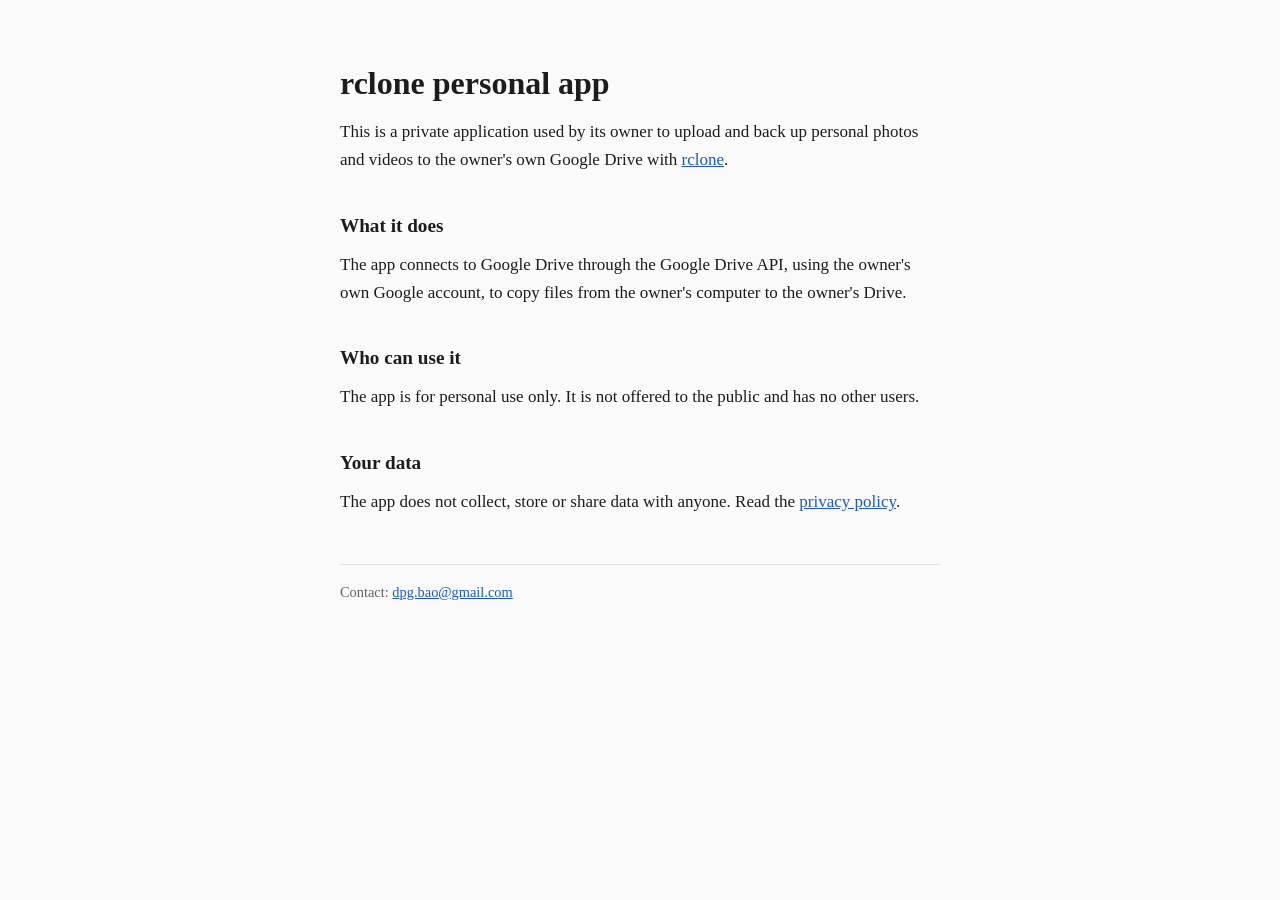
<file: index.html>
<!DOCTYPE html>
<html lang="en">
<head>
<meta charset="utf-8">
<meta name="google-site-verification" content="g04rkQjl-C6i5-RH2Pcf_VoBRLxCfQfFk58JmQxdgUo" />
<meta name="viewport" content="width=device-width, initial-scale=1">
<title>rclone personal app</title>
<meta name="description" content="A private, personal-use rclone client for Google Drive.">
<link rel="stylesheet" href="style.css">
</head>
<body>
<main>
<h1>rclone personal app</h1>
<p>This is a private application used by its owner to upload and back up personal photos and videos to the owner's own Google Drive with <a href="https://rclone.org">rclone</a>.</p>
<h2>What it does</h2>
<p>The app connects to Google Drive through the Google Drive API, using the owner's own Google account, to copy files from the owner's computer to the owner's Drive.</p>
<h2>Who can use it</h2>
<p>The app is for personal use only. It is not offered to the public and has no other users.</p>
<h2>Your data</h2>
<p>The app does not collect, store or share data with anyone. Read the <a href="privacy.html">privacy policy</a>.</p>
<footer>Contact: <a href="mailto:dpg.bao@gmail.com">dpg.bao@gmail.com</a></footer>
</main>
</body>
</html>
</file>
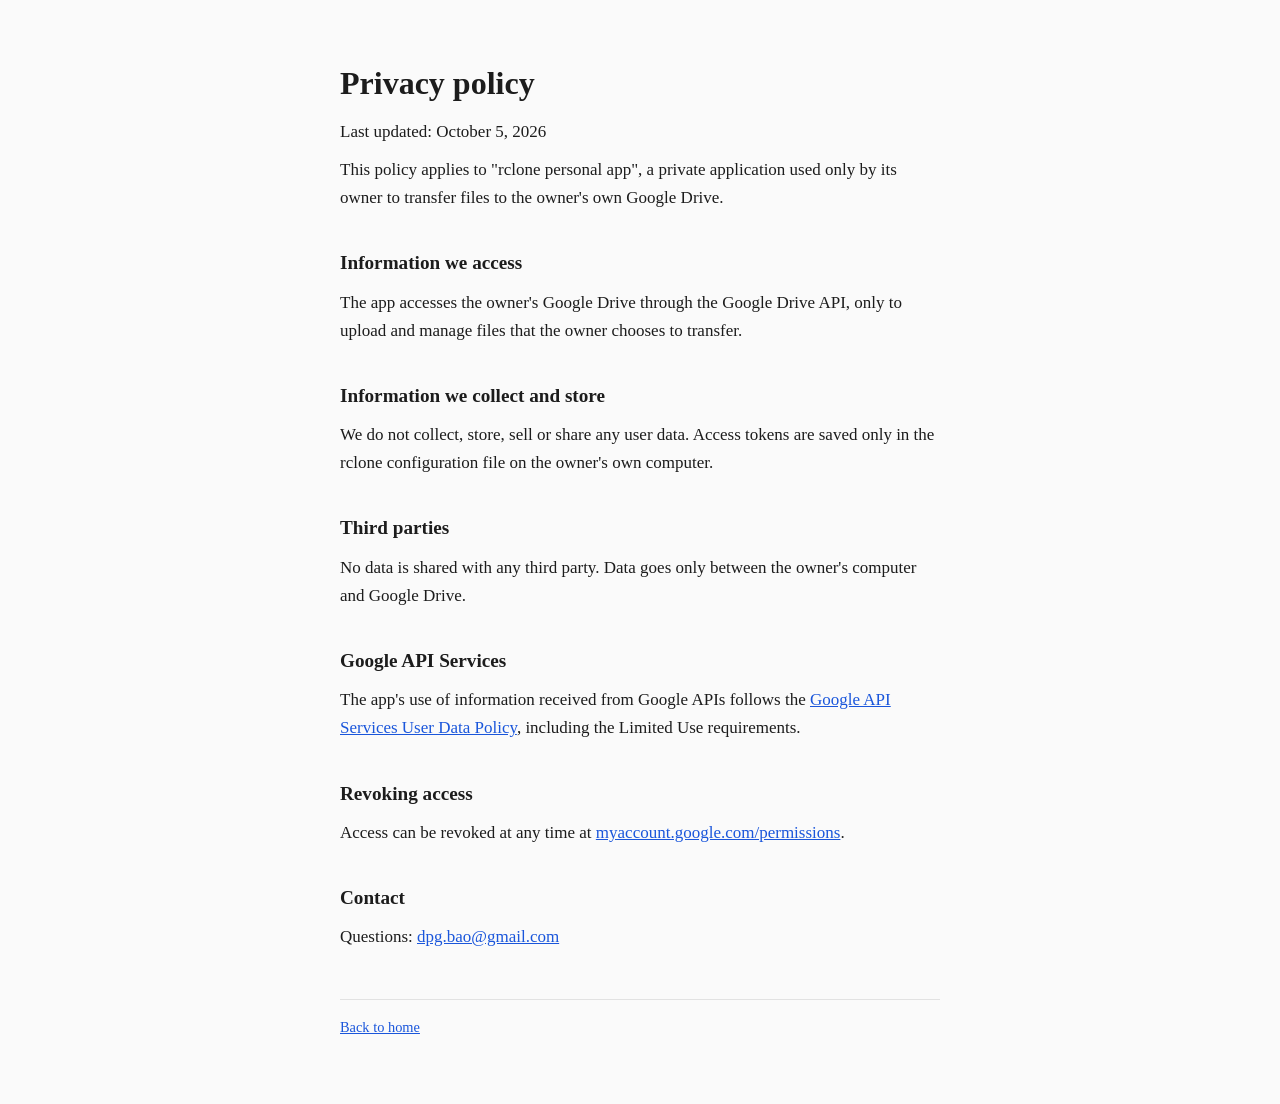
<file: privacy.html>
<!DOCTYPE html>
<html lang="en">
<head>
<meta charset="utf-8">
<meta name="viewport" content="width=device-width, initial-scale=1">
<title>Privacy policy - rclone personal app</title>
<meta name="description" content="Privacy policy for a personal-use rclone Google Drive app.">
<link rel="stylesheet" href="style.css">
</head>
<body>
<main>
<h1>Privacy policy</h1>
<p>Last updated: October 5, 2026</p>
<p>This policy applies to "rclone personal app", a private application used only by its owner to transfer files to the owner's own Google Drive.</p>
<h2>Information we access</h2>
<p>The app accesses the owner's Google Drive through the Google Drive API, only to upload and manage files that the owner chooses to transfer.</p>
<h2>Information we collect and store</h2>
<p>We do not collect, store, sell or share any user data. Access tokens are saved only in the rclone configuration file on the owner's own computer.</p>
<h2>Third parties</h2>
<p>No data is shared with any third party. Data goes only between the owner's computer and Google Drive.</p>
<h2>Google API Services</h2>
<p>The app's use of information received from Google APIs follows the <a href="https://developers.google.com/terms/api-services-user-data-policy">Google API Services User Data Policy</a>, including the Limited Use requirements.</p>
<h2>Revoking access</h2>
<p>Access can be revoked at any time at <a href="https://myaccount.google.com/permissions">myaccount.google.com/permissions</a>.</p>
<h2>Contact</h2>
<p>Questions: <a href="mailto:dpg.bao@gmail.com">dpg.bao@gmail.com</a></p>
<footer><a href="index.html">Back to home</a></footer>
</main>
</body>
</html>
</file>
<file: style.css>
:root{--bg:#fafafa;--fg:#1c1c1c;--muted:#5f6368;--link:#1a56db;--rule:#e2e2e2}
@media (prefers-color-scheme:dark){:root{--bg:#161616;--fg:#ececec;--muted:#a0a0a0;--link:#7aa7ff;--rule:#333}}
*{box-sizing:border-box}
body{margin:0;background:var(--bg);color:var(--fg);font:17px/1.65 Georgia,"Times New Roman",serif}
main{max-width:40rem;margin:0 auto;padding:4rem 1.25rem}
h1{font-size:2rem;line-height:1.2;margin:0 0 1rem}
h2{font-size:1.2rem;margin:2.2rem 0 .4rem}
p{margin:.6rem 0}
a{color:var(--link)}
footer{margin-top:3rem;padding-top:1rem;border-top:1px solid var(--rule);color:var(--muted);font-size:.9rem}
:focus-visible{outline:2px solid var(--link);outline-offset:2px}
</file>
